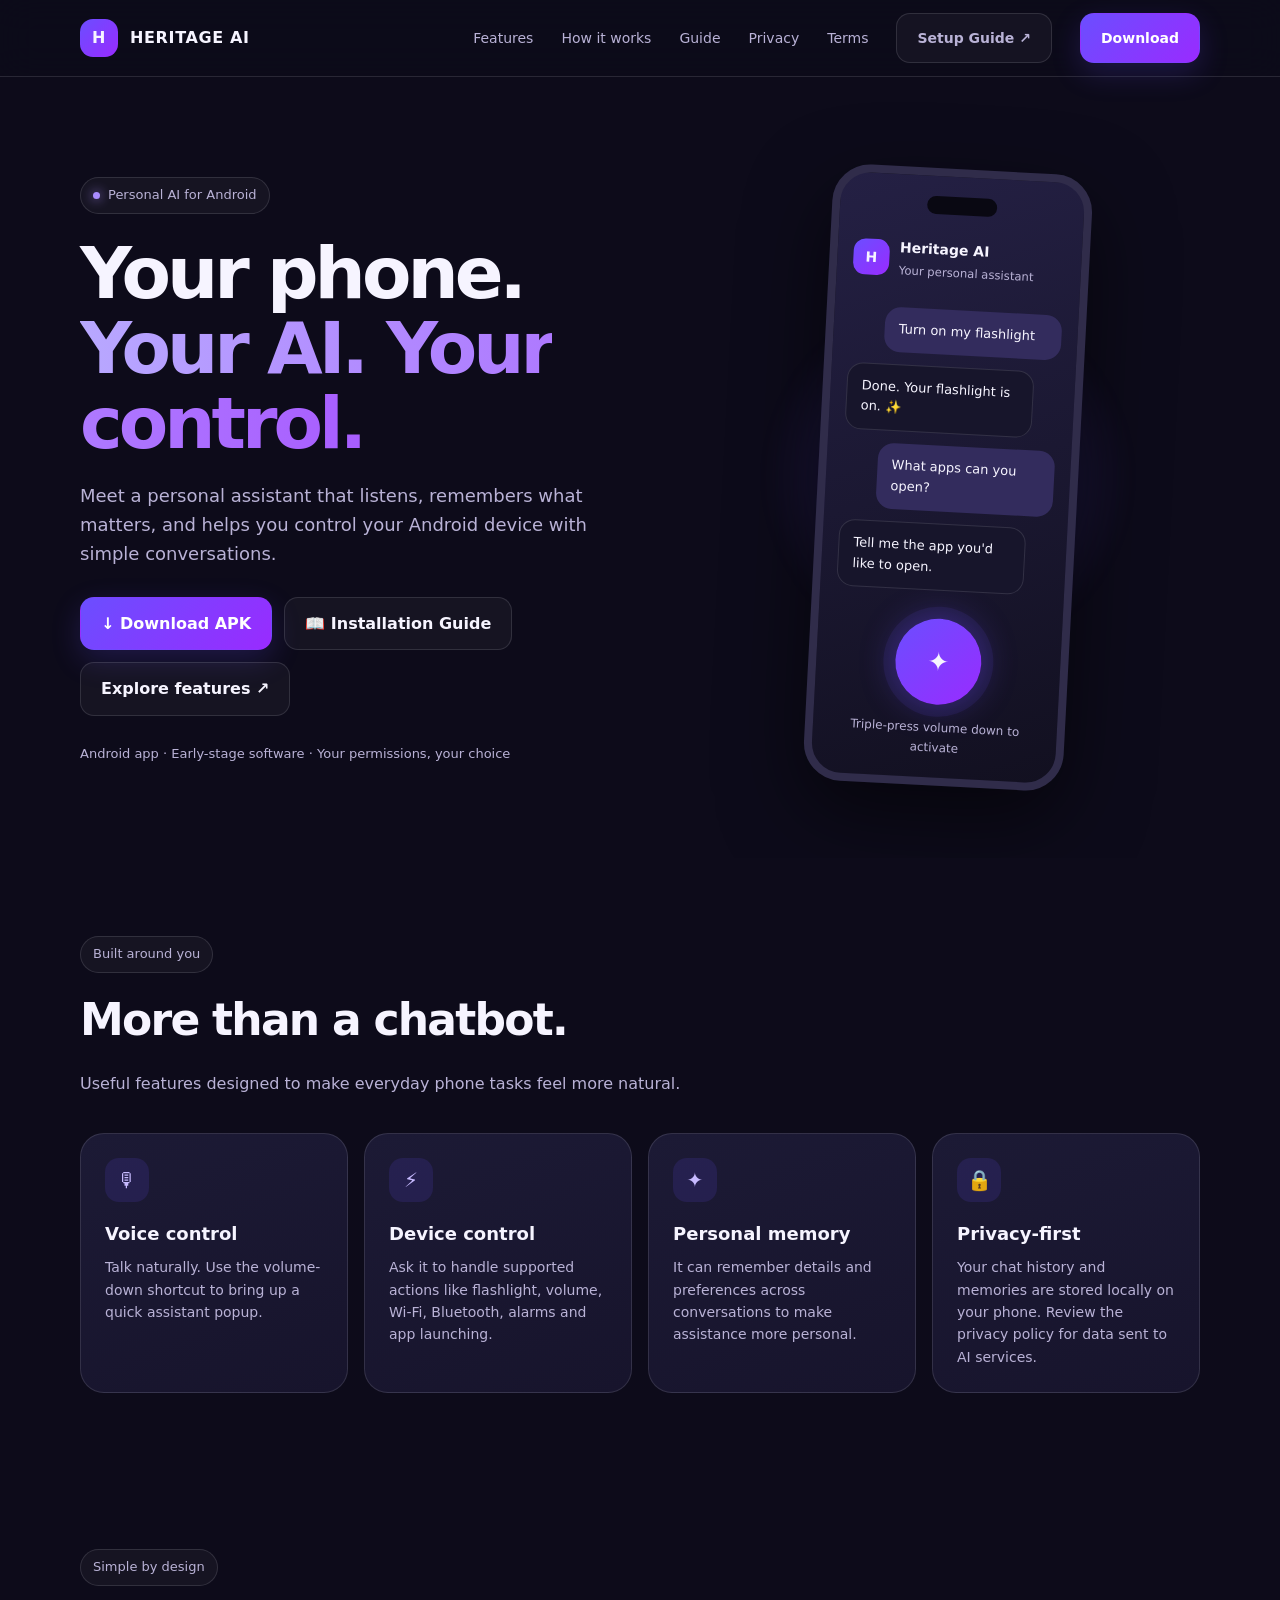
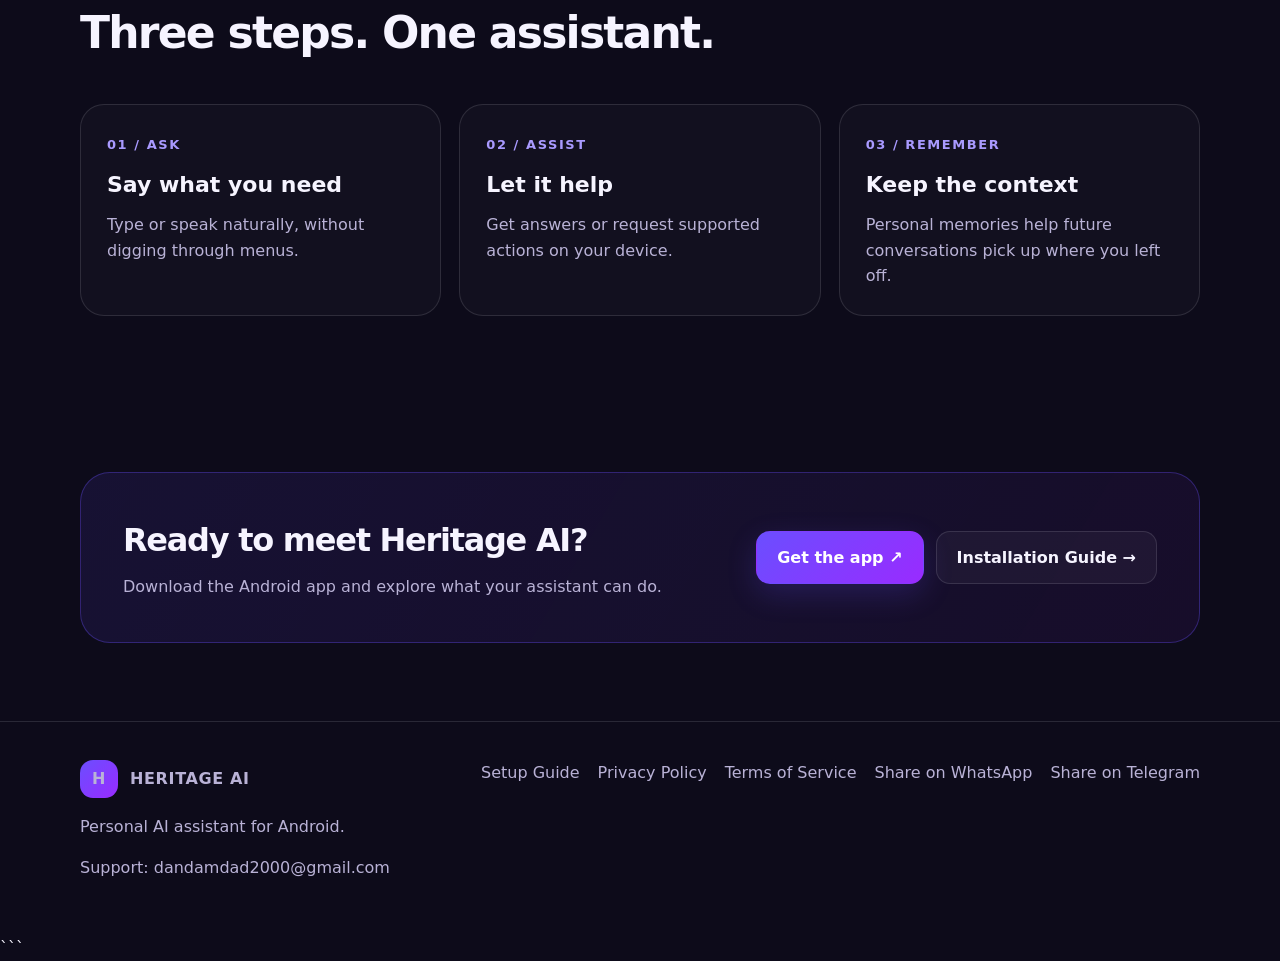
<file: index.html>
<!doctype html>
<html lang="en">
<head>
<meta charset="utf-8">
<meta name="viewport" content="width=device-width,initial-scale=1">
<title>Heritage AI | Your phone. Your AI. Your control.</title>
<link rel="stylesheet" href="styles.css">
</head>

<body>

<header class="nav">
  <div class="wrap nav-inner">
    <a class="brand" href="#">
      <span class="logo">H</span> HERITAGE AI
    </a>

    <nav class="links">
      <a href="#features">Features</a>
      <a href="#how">How it works</a>
      <a href="https://triple-d2000.github.io/HeritageAIWebsite/guide.html">Guide</a>
      <a href="privacy.html">Privacy</a>
      <a href="terms.html">Terms</a>
      <a class="btn secondary" href="https://triple-d2000.github.io/HeritageAIWebsite/guide.html">
        Setup Guide ↗
      </a>
      <a class="btn primary" href="https://drive.google.com/drive/folders/1VWOgBImkbATHKTiAeRcBCFybeDRAAS_S">
        Download
      </a>
    </nav>
  </div>
</header>

<main>

<section class="hero">
  <div class="wrap hero-grid">

    <div>
      <span class="eyebrow">
        <span class="dot"></span> Personal AI for Android
      </span>

      <h1>
        Your phone.<br>
        <span class="gradient">Your AI. Your control.</span>
      </h1>

      <p class="lead">
        Meet a personal assistant that listens, remembers what matters,
        and helps you control your Android device with simple conversations.
      </p>

      <div class="actions">
        <a class="btn primary" href="https://drive.google.com/drive/folders/1VWOgBImkbATHKTiAeRcBCFybeDRAAS_S">
          ↓ Download APK
        </a>

        <a class="btn secondary" href="https://triple-d2000.github.io/HeritageAIWebsite/guide.html">
          📖 Installation Guide
        </a>

        <a class="btn secondary" href="#features">
          Explore features ↗
        </a>
      </div>

      <p class="mini">
        Android app · Early-stage software · Your permissions, your choice
      </p>
    </div>

    <div class="visual">
      <div class="glow"></div>

      <div class="phone">
        <div class="phone-top"></div>

        <div class="app-head">
          <span class="app-icon">H</span>
          <span>
            Heritage AI<br>
            <small style="color:var(--muted);font-weight:400">
              Your personal assistant
            </small>
          </span>
        </div>

        <div class="chat">
          <div class="bubble user">Turn on my flashlight</div>
          <div class="bubble ai">Done. Your flashlight is on. ✨</div>
          <div class="bubble user">What apps can you open?</div>
          <div class="bubble ai">Tell me the app you'd like to open.</div>
        </div>

        <div class="voice">
          <span>✦</span>
        </div>

        <div class="phone-caption">
          Triple-press volume down to activate
        </div>
      </div>
    </div>

  </div>
</section>

<section class="section" id="features">
  <div class="wrap">

    <div class="section-head">
      <span class="eyebrow">Built around you</span>
      <h2>More than a chatbot.</h2>
      <p>
        Useful features designed to make everyday phone tasks feel more natural.
      </p>
    </div>

    <div class="cards">

      <div class="card">
        <div class="icon">🎙</div>
        <h3>Voice control</h3>
        <p>
          Talk naturally. Use the volume-down shortcut to bring up
          a quick assistant popup.
        </p>
      </div>

      <div class="card">
        <div class="icon">⚡</div>
        <h3>Device control</h3>
        <p>
          Ask it to handle supported actions like flashlight, volume,
          Wi-Fi, Bluetooth, alarms and app launching.
        </p>
      </div>

      <div class="card">
        <div class="icon">✦</div>
        <h3>Personal memory</h3>
        <p>
          It can remember details and preferences across conversations
          to make assistance more personal.
        </p>
      </div>

      <div class="card">
        <div class="icon">🔒</div>
        <h3>Privacy-first</h3>
        <p>
          Your chat history and memories are stored locally on your phone.
          Review the privacy policy for data sent to AI services.
        </p>
      </div>

    </div>
  </div>
</section>

<section class="section" id="how">
  <div class="wrap">

    <div class="section-head">
      <span class="eyebrow">Simple by design</span>
      <h2>Three steps. One assistant.</h2>
    </div>

    <div class="steps">

      <div class="step">
        <span class="number">01 / ASK</span>
        <h3>Say what you need</h3>
        <p>
          Type or speak naturally, without digging through menus.
        </p>
      </div>

      <div class="step">
        <span class="number">02 / ASSIST</span>
        <h3>Let it help</h3>
        <p>
          Get answers or request supported actions on your device.
        </p>
      </div>

      <div class="step">
        <span class="number">03 / REMEMBER</span>
        <h3>Keep the context</h3>
        <p>
          Personal memories help future conversations pick up where
          you left off.
        </p>
      </div>

    </div>
  </div>
</section>

<section class="section">
  <div class="wrap">

    <div class="download">
      <div>
        <h2>Ready to meet Heritage AI?</h2>
        <p>
          Download the Android app and explore what your assistant can do.
        </p>
      </div>

      <div class="actions" style="margin:0">

        <a class="btn primary" href="https://drive.google.com/drive/folders/1VWOgBImkbATHKTiAeRcBCFybeDRAAS_S">
          Get the app ↗
        </a>

        <a class="btn secondary" href="https://triple-d2000.github.io/HeritageAIWebsite/guide.html">
          Installation Guide →
        </a>

      </div>
    </div>

  </div>
</section>

</main>

<footer class="footer">
  <div class="wrap footer-grid">

    <div>
      <a class="brand" href="#">
        <span class="logo">H</span> HERITAGE AI
      </a>

      <p>Personal AI assistant for Android.</p>

      <p>
        Support:
        <a href="mailto:dandamdad2000@gmail.com">
          dandamdad2000@gmail.com
        </a>
      </p>
    </div>

    <div class="foot-links">

      <a href="https://triple-d2000.github.io/HeritageAIWebsite/guide.html">
        Setup Guide
      </a>

      <a href="privacy.html">Privacy Policy</a>

      <a href="terms.html">Terms of Service</a>

      <a href="https://wa.me/?text=Download%20Heritage%20AI">
        Share on WhatsApp
      </a>

      <a href="https://t.me/share/url?url=https://drive.google.com/drive/folders/1VWOgBImkbATHKTiAeRcBCFybeDRAAS_S">
        Share on Telegram
      </a>

    </div>

  </div>
</footer>

</body>
</html>
```
</file>
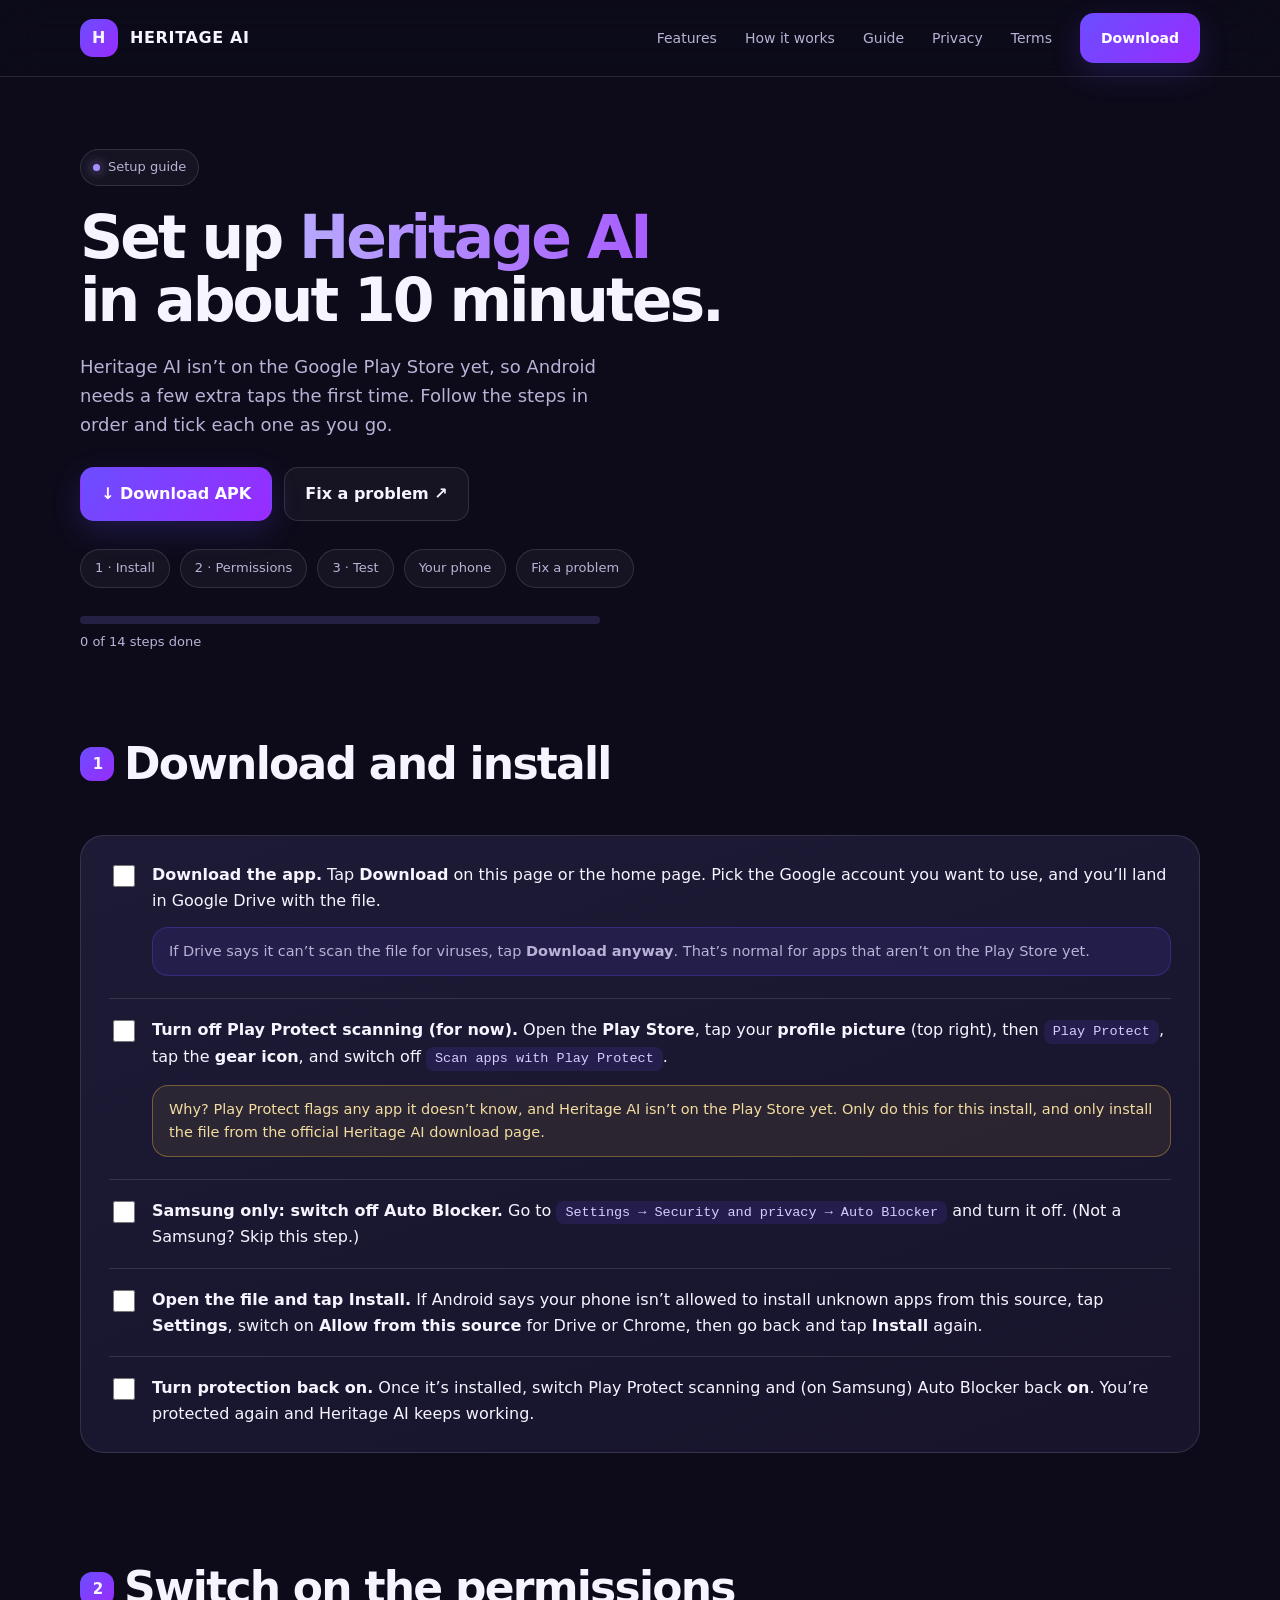
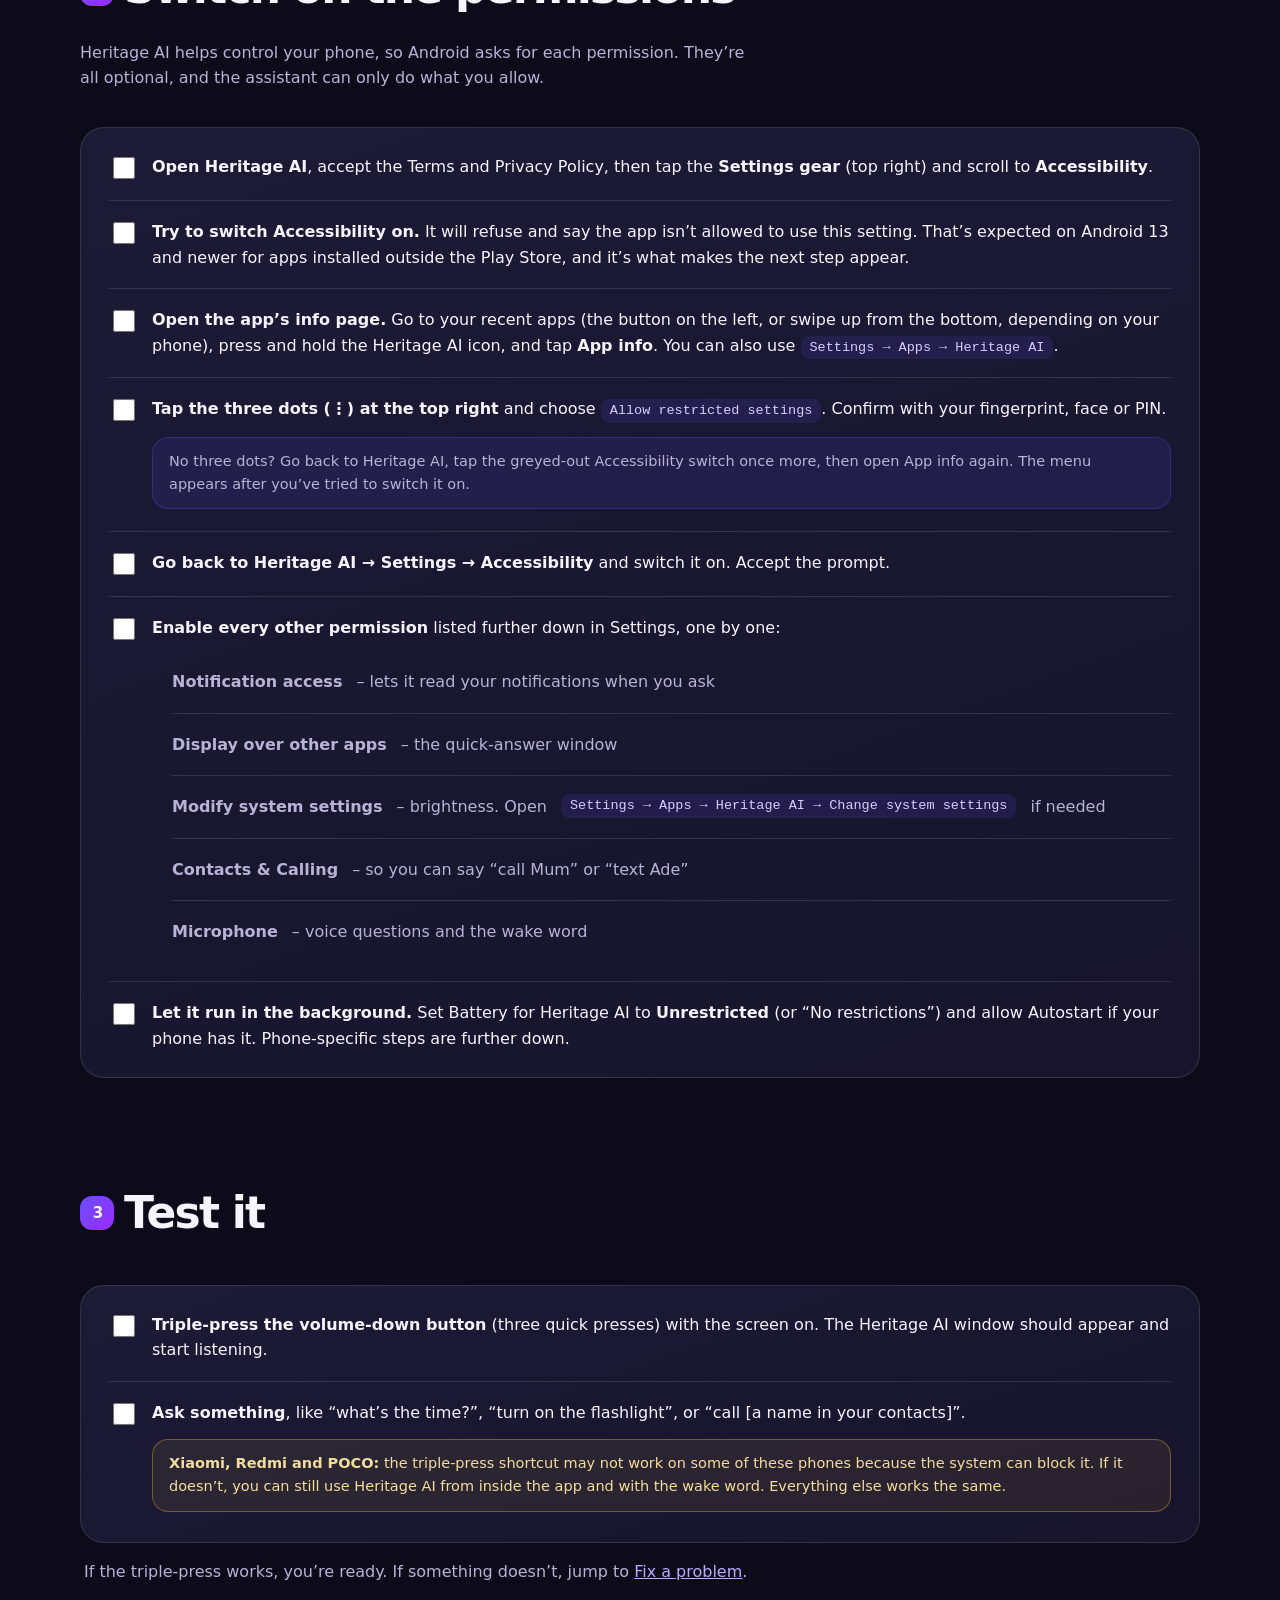
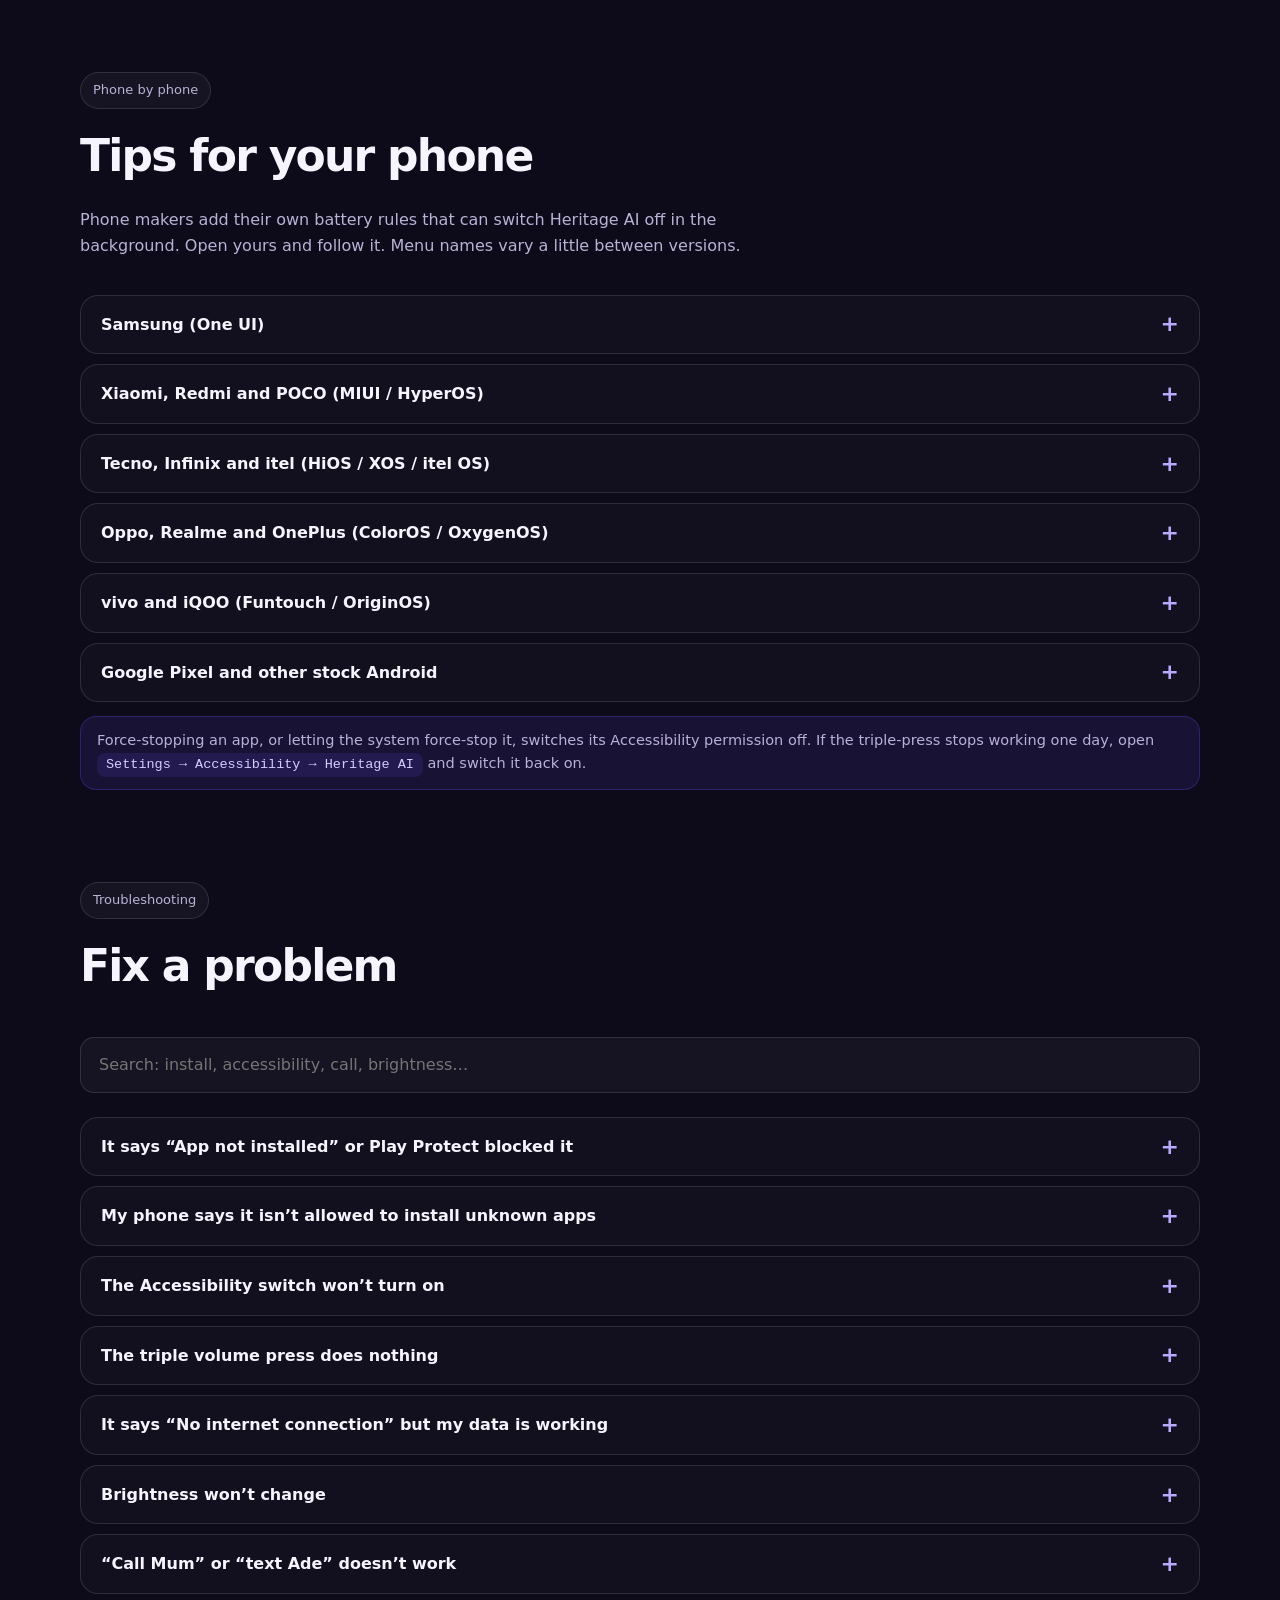
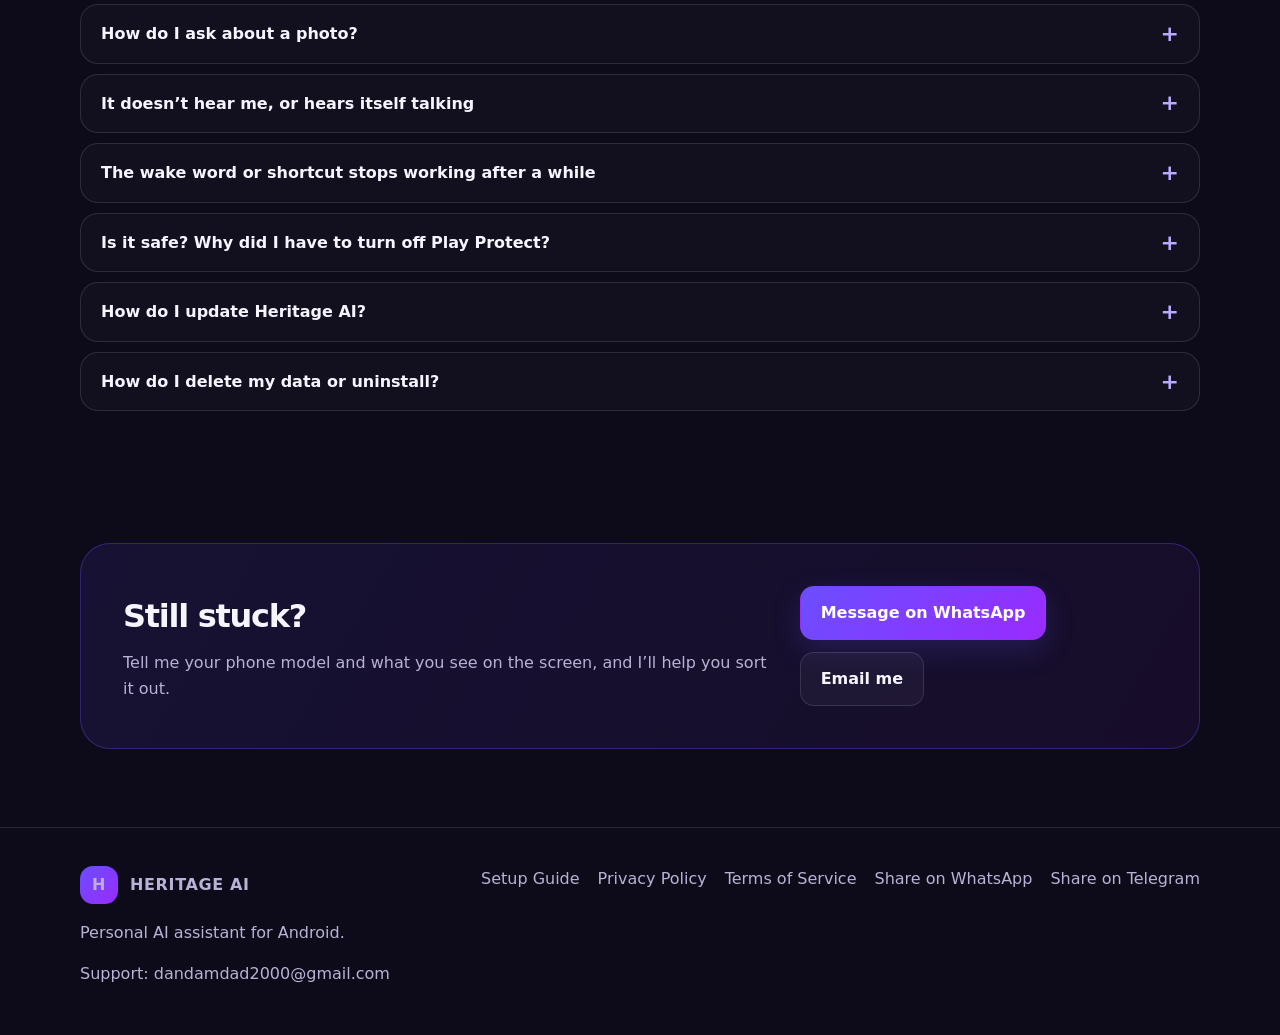
<file: guide.html>
<!doctype html>
<html lang="en">
<head>
<meta charset="utf-8">
<meta name="viewport" content="width=device-width,initial-scale=1">
<title>Setup Guide &amp; Help | Heritage AI</title>
<meta name="description" content="Install Heritage AI on Android, switch on every permission, and fix common problems on Samsung, Xiaomi, Poco, Tecno, Infinix, itel and more.">
<link rel="stylesheet" href="styles.css">
<style>
  .g-hero{padding:72px 0 20px}
  .g-hero h1{font-size:clamp(36px,5.2vw,60px);line-height:1.06;letter-spacing:-.05em;margin:20px 0}
  .pills{display:flex;flex-wrap:wrap;gap:10px;margin:24px 0 0}
  .pill{border:1px solid var(--line);background:rgba(255,255,255,.04);padding:8px 14px;border-radius:999px;font-size:13px;color:var(--muted);transition:.2s}
  .pill:hover{color:var(--text);border-color:#6b4eff88}
  .prog{margin-top:28px;max-width:520px}
  .gbar{height:8px;border-radius:99px;background:var(--surface2);overflow:hidden}
  .gbar i{display:block;height:100%;width:0;background:linear-gradient(90deg,var(--purple),var(--purple2));transition:width .3s}
  .pmeta{font-size:13px;color:var(--muted);margin-top:8px}
  .g-section{padding:44px 0}
  .sec-card{background:linear-gradient(160deg,var(--surface),#17142c);border:1px solid var(--line);border-radius:var(--radius);padding:8px 28px}
  .check{list-style:none;margin:0;padding:0}
  .check li{display:flex;gap:14px;align-items:flex-start;padding:18px 0;border-bottom:1px solid var(--line)}
  .check li:last-child{border-bottom:0}
  .check input{width:22px;height:22px;margin-top:3px;accent-color:#8a5bff;flex:none}
  .check label{flex:1;cursor:pointer}
  .check li.done label{color:var(--muted)}
  .check li.done label>strong:first-child{text-decoration:line-through}
  .check ul{margin:10px 0 0;padding-left:20px;color:var(--muted)}
  .path{display:inline-block;background:#6b4eff22;color:#d6ccff;border-radius:8px;padding:1px 9px;font-size:13.5px;font-family:ui-monospace,Menlo,Consolas,monospace}
  .note,.warn{border-radius:16px;padding:12px 16px;margin:14px 0 4px;font-size:14.5px}
  .note{background:rgba(107,78,255,.12);border:1px solid #6b4eff44;color:var(--muted)}
  .warn{background:rgba(255,196,64,.08);border:1px solid rgba(255,196,64,.35);color:#f3dca0}
  .stepno{display:inline-grid;place-items:center;width:34px;height:34px;border-radius:12px;background:linear-gradient(135deg,var(--purple),var(--purple2));font-weight:800;font-size:15px;margin-right:10px;vertical-align:middle}
  .g-section .section-head h2{display:flex;align-items:center}
  details{border:1px solid var(--line);border-radius:18px;background:rgba(255,255,255,.025);margin:10px 0}
  summary{cursor:pointer;list-style:none;padding:16px 20px;font-weight:700;display:flex;align-items:center;gap:12px}
  summary::-webkit-details-marker{display:none}
  summary::after{content:"+";margin-left:auto;color:#b9aaff;font-size:22px;line-height:1}
  details[open] summary::after{content:"–"}
  details>div{padding:0 20px 16px;color:var(--muted)}
  details ul,details ol{padding-left:22px;margin:8px 0}
  details li{margin:4px 0}
  #q{width:100%;padding:14px 18px;border-radius:14px;border:1px solid var(--line);background:rgba(255,255,255,.04);color:var(--text);font:inherit;margin:0 0 14px}
  #q:focus{outline:2px solid #6b4eff88;outline-offset:2px}
  #nores{display:none;color:var(--muted);padding:6px 4px}
  .g-section a.inline{color:#b9aaff;text-decoration:underline}
  @media(max-width:560px){.g-hero{padding:48px 0 12px}.sec-card{padding:4px 16px}.g-section{padding:34px 0}}
  @media(prefers-reduced-motion:reduce){html{scroll-behavior:auto}.gbar i,.btn,.pill{transition:none}}
</style>
</head>
<body>
<header class="nav"><div class="wrap nav-inner"><a class="brand" href="index.html"><span class="logo">H</span> HERITAGE AI</a><nav class="links"><a href="index.html#features">Features</a><a href="index.html#how">How it works</a><a href="guide.html">Guide</a><a href="privacy.html">Privacy</a><a href="terms.html">Terms</a><a class="btn primary" href="https://drive.google.com/drive/folders/1VWOgBImkbATHKTiAeRcBCFybeDRAAS_S">Download</a></nav></div></header>

<main>
<section class="g-hero"><div class="wrap">
  <span class="eyebrow"><span class="dot"></span> Setup guide</span>
  <h1>Set up <span class="gradient">Heritage AI</span><br>in about 10 minutes.</h1>
  <p class="lead">Heritage AI isn’t on the Google Play Store yet, so Android needs a few extra taps the first time. Follow the steps in order and tick each one as you go.</p>
  <div class="actions"><a class="btn primary" href="https://drive.google.com/drive/folders/1VWOgBImkbATHKTiAeRcBCFybeDRAAS_S">↓ Download APK</a><a class="btn secondary" href="#faq">Fix a problem ↗</a></div>
  <div class="pills"><a class="pill" href="#install">1 · Install</a><a class="pill" href="#permissions">2 · Permissions</a><a class="pill" href="#test">3 · Test</a><a class="pill" href="#phones">Your phone</a><a class="pill" href="#faq">Fix a problem</a></div>
  <div class="prog"><div class="gbar"><i id="bar"></i></div><div class="pmeta" id="pmeta">0 of 0 steps done</div></div>
</div></section>

<section class="g-section" id="install"><div class="wrap">
  <div class="section-head"><h2><span class="stepno">1</span>Download and install</h2></div>
  <div class="sec-card"><ol class="check">
    <li><input type="checkbox" id="s1"><label for="s1"><strong>Download the app.</strong> Tap <strong>Download</strong> on this page or the home page. Pick the Google account you want to use, and you’ll land in Google Drive with the file.
      <div class="note">If Drive says it can’t scan the file for viruses, tap <strong>Download anyway</strong>. That’s normal for apps that aren’t on the Play Store yet.</div></label></li>
    <li><input type="checkbox" id="s2"><label for="s2"><strong>Turn off Play Protect scanning (for now).</strong> Open the <strong>Play Store</strong>, tap your <strong>profile picture</strong> (top right), then <span class="path">Play Protect</span>, tap the <strong>gear icon</strong>, and switch off <span class="path">Scan apps with Play Protect</span>.
      <div class="warn">Why? Play Protect flags any app it doesn’t know, and Heritage AI isn’t on the Play Store yet. Only do this for this install, and only install the file from the official Heritage AI download page.</div></label></li>
    <li><input type="checkbox" id="s3"><label for="s3"><strong>Samsung only: switch off Auto Blocker.</strong> Go to <span class="path">Settings → Security and privacy → Auto Blocker</span> and turn it off. (Not a Samsung? Skip this step.)</label></li>
    <li><input type="checkbox" id="s4"><label for="s4"><strong>Open the file and tap Install.</strong> If Android says your phone isn’t allowed to install unknown apps from this source, tap <strong>Settings</strong>, switch on <strong>Allow from this source</strong> for Drive or Chrome, then go back and tap <strong>Install</strong> again.</label></li>
    <li><input type="checkbox" id="s5"><label for="s5"><strong>Turn protection back on.</strong> Once it’s installed, switch Play Protect scanning and (on Samsung) Auto Blocker back <strong>on</strong>. You’re protected again and Heritage AI keeps working.</label></li>
  </ol></div>
</div></section>

<section class="g-section" id="permissions"><div class="wrap">
  <div class="section-head"><h2><span class="stepno">2</span>Switch on the permissions</h2><p>Heritage AI helps control your phone, so Android asks for each permission. They’re all optional, and the assistant can only do what you allow.</p></div>
  <div class="sec-card"><ol class="check">
    <li><input type="checkbox" id="p1"><label for="p1"><strong>Open Heritage AI</strong>, accept the Terms and Privacy Policy, then tap the <strong>Settings gear</strong> (top right) and scroll to <strong>Accessibility</strong>.</label></li>
    <li><input type="checkbox" id="p2"><label for="p2"><strong>Try to switch Accessibility on.</strong> It will refuse and say the app isn’t allowed to use this setting. That’s expected on Android 13 and newer for apps installed outside the Play Store, and it’s what makes the next step appear.</label></li>
    <li><input type="checkbox" id="p3"><label for="p3"><strong>Open the app’s info page.</strong> Go to your recent apps (the button on the left, or swipe up from the bottom, depending on your phone), press and hold the Heritage AI icon, and tap <strong>App info</strong>. You can also use <span class="path">Settings → Apps → Heritage AI</span>.</label></li>
    <li><input type="checkbox" id="p4"><label for="p4"><strong>Tap the three dots (⋮) at the top right</strong> and choose <span class="path">Allow restricted settings</span>. Confirm with your fingerprint, face or PIN.
      <div class="note">No three dots? Go back to Heritage AI, tap the greyed-out Accessibility switch once more, then open App info again. The menu appears after you’ve tried to switch it on.</div></label></li>
    <li><input type="checkbox" id="p5"><label for="p5"><strong>Go back to Heritage AI → Settings → Accessibility</strong> and switch it on. Accept the prompt.</label></li>
    <li><input type="checkbox" id="p6"><label for="p6"><strong>Enable every other permission</strong> listed further down in Settings, one by one:
      <ul>
        <li><strong>Notification access</strong> – lets it read your notifications when you ask</li>
        <li><strong>Display over other apps</strong> – the quick-answer window</li>
        <li><strong>Modify system settings</strong> – brightness. Open <span class="path">Settings → Apps → Heritage AI → Change system settings</span> if needed</li>
        <li><strong>Contacts &amp; Calling</strong> – so you can say “call Mum” or “text Ade”</li>
        <li><strong>Microphone</strong> – voice questions and the wake word</li>
      </ul></label></li>
    <li><input type="checkbox" id="p7"><label for="p7"><strong>Let it run in the background.</strong> Set Battery for Heritage AI to <strong>Unrestricted</strong> (or “No restrictions”) and allow Autostart if your phone has it. Phone-specific steps are further down.</label></li>
  </ol></div>
</div></section>

<section class="g-section" id="test"><div class="wrap">
  <div class="section-head"><h2><span class="stepno">3</span>Test it</h2></div>
  <div class="sec-card"><ol class="check">
    <li><input type="checkbox" id="t1"><label for="t1"><strong>Triple-press the volume-down button</strong> (three quick presses) with the screen on. The Heritage AI window should appear and start listening.</label></li>
    <li><input type="checkbox" id="t2"><label for="t2"><strong>Ask something</strong>, like “what’s the time?”, “turn on the flashlight”, or “call [a name in your contacts]”.
      <div class="warn"><strong>Xiaomi, Redmi and POCO:</strong> the triple-press shortcut may not work on some of these phones because the system can block it. If it doesn’t, you can still use Heritage AI from inside the app and with the wake word. Everything else works the same.</div></label></li>
  </ol></div>
  <p style="color:var(--muted);margin:16px 4px 0">If the triple-press works, you’re ready. If something doesn’t, jump to <a class="inline" href="#faq">Fix a problem</a>.</p>
</div></section>

<section class="g-section" id="phones"><div class="wrap">
  <div class="section-head"><span class="eyebrow">Phone by phone</span><h2>Tips for your phone</h2><p>Phone makers add their own battery rules that can switch Heritage AI off in the background. Open yours and follow it. Menu names vary a little between versions.</p></div>

  <details><summary>Samsung (One UI)</summary><div><ul>
    <li>Switch <strong>Auto Blocker</strong> off while installing: <span class="path">Settings → Security and privacy → Auto Blocker</span>. Turn it on again afterwards.</li>
    <li><span class="path">Settings → Apps → Heritage AI → Battery → Unrestricted</span>.</li>
    <li><span class="path">Settings → Battery → Background usage limits</span>: remove Heritage AI from “Sleeping apps” and “Deep sleeping apps”.</li></ul></div></details>

  <details><summary>Xiaomi, Redmi and POCO (MIUI / HyperOS)</summary><div><ul>
    <li><span class="path">Settings → Apps → Manage apps → Heritage AI → Autostart</span>: <strong>on</strong>.</li>
    <li>Same page, <span class="path">Battery saver → No restrictions</span>.</li>
    <li>Open recent apps, press and hold the Heritage AI card and tap the <strong>lock</strong> icon so it isn’t cleaned.</li>
    <li>In <span class="path">Other permissions</span> allow <strong>Display pop-up windows while running in the background</strong> and <strong>Show on lock screen</strong>.</li>
    <li>The volume triple-press can be blocked on some versions. Use the in-app mic or wake word if so.</li></ul></div></details>

  <details><summary>Tecno, Infinix and itel (HiOS / XOS / itel OS)</summary><div><ul>
    <li>Open <span class="path">Settings → Apps → Heritage AI → Battery</span> and choose <strong>No restrictions</strong> or <strong>Unrestricted</strong>.</li>
    <li>Look in Settings (or the phone-manager app) for <strong>Auto-start</strong> or <strong>Background activity</strong> and allow Heritage AI.</li>
    <li>In recent apps, <strong>lock</strong> Heritage AI so it isn’t closed to free memory.</li>
    <li>Menus differ slightly between models. If you get stuck, message me your phone model.</li></ul></div></details>

  <details><summary>Oppo, Realme and OnePlus (ColorOS / OxygenOS)</summary><div><ul>
    <li><span class="path">Settings → Battery → App battery management → Heritage AI</span>: allow <strong>background activity</strong> and <strong>auto launch</strong>; turn off sleep or deep sleep for it.</li>
    <li>Lock the app in recent apps.</li></ul></div></details>

  <details><summary>vivo and iQOO (Funtouch / OriginOS)</summary><div><ul>
    <li><span class="path">Settings → Battery → Background power consumption management → Heritage AI → Allow</span>.</li>
    <li><span class="path">Settings → Apps → Autostart</span>: enable Heritage AI.</li></ul></div></details>

  <details><summary>Google Pixel and other stock Android</summary><div><ul>
    <li><span class="path">Settings → Apps → Heritage AI → App battery usage → Unrestricted</span>.</li></ul></div></details>

  <div class="note">Force-stopping an app, or letting the system force-stop it, switches its Accessibility permission off. If the triple-press stops working one day, open <span class="path">Settings → Accessibility → Heritage AI</span> and switch it back on.</div>
</div></section>

<section class="g-section" id="faq"><div class="wrap">
  <div class="section-head"><span class="eyebrow">Troubleshooting</span><h2>Fix a problem</h2></div>
  <input id="q" type="search" placeholder="Search: install, accessibility, call, brightness…" aria-label="Search the help topics" autocomplete="off">
  <div id="faqlist">

    <details><summary>It says “App not installed” or Play Protect blocked it</summary><div><ul>
      <li>Switch off <span class="path">Scan apps with Play Protect</span> (Play Store → profile → Play Protect → gear), then install again.</li>
      <li>On Samsung, also switch off <strong>Auto Blocker</strong>.</li>
      <li>If it says the app <strong>conflicts with an existing package</strong>, uninstall the old Heritage AI first and then install the new one. Your chats on the old version will be removed.</li>
      <li>Make sure the file finished downloading. A very small or partial file will fail.</li></ul></div></details>

    <details><summary>My phone says it isn’t allowed to install unknown apps</summary><div>Tap <strong>Settings</strong> on that message and switch on <strong>Allow from this source</strong> for Google Drive or Chrome (whichever opened the file). Then go back and tap <strong>Install</strong>. You can also find it at <span class="path">Settings → Apps → Special access → Install unknown apps</span>.</div></details>

    <details><summary>The Accessibility switch won’t turn on</summary><div>This is Android’s “restricted settings” protection for apps installed outside the Play Store. Open <span class="path">Settings → Apps → Heritage AI</span>, tap <strong>⋮</strong> (top right), choose <strong>Allow restricted settings</strong>, confirm with your fingerprint or PIN, then try again. If the three dots aren’t there, tap the greyed-out switch inside the app once first and look again.</div></details>

    <details><summary>The triple volume press does nothing</summary><div><ul>
      <li>Check that <strong>Accessibility → Heritage AI</strong> is switched on.</li>
      <li>Set battery to <strong>Unrestricted</strong> and lock the app in recent apps (see your phone’s tips above).</li>
      <li>Press quickly, three times, with the screen on.</li>
      <li>Switch Accessibility off and on again, then retry.</li>
      <li>On some Xiaomi, Redmi and POCO phones the system blocks this shortcut. Use the in-app mic or the wake word instead.</li></ul></div></details>

    <details><summary>It says “No internet connection” but my data is working</summary><div><ul>
      <li>Make sure you have the <strong>latest version</strong> of Heritage AI from the download page. Older versions can fail to connect.</li>
      <li>Try another network (Wi-Fi or mobile data).</li>
      <li>Open <span class="path">Settings → Network → Private DNS</span> and set it to <strong>Automatic</strong> (or <span class="path">dns.google</span>), then try again.</li></ul></div></details>

    <details><summary>Brightness won’t change</summary><div>Open <span class="path">Settings → Apps → Heritage AI → Change system settings</span> and switch <strong>Allow permission</strong> on. If it’s greyed out, use <strong>Allow restricted settings</strong> from the three-dot menu first (see the Accessibility steps), then try again. Say a number, like “set brightness to 40”.</div></details>

    <details><summary>“Call Mum” or “text Ade” doesn’t work</summary><div><ul>
      <li>In Heritage AI go to Settings, tap <strong>Contacts &amp; Calling</strong> and allow both permissions.</li>
      <li>Say the name the way it’s saved in your contacts. If two people match, Heritage will ask which one.</li>
      <li>Texts open your messages app with the message already typed. Tap <strong>Send</strong> to confirm.</li>
      <li>If the name isn’t an exact match, Heritage opens the dialer instead of calling straight away, so you can check the number.</li></ul></div></details>

    <details><summary>How do I ask about a photo?</summary><div><ul>
      <li>In the chat, tap the <strong>photo icon</strong> to the left of the message box and choose <strong>Take a photo</strong> or <strong>Choose from gallery</strong>.</li>
      <li>Add a question (or leave it empty and tap send) and Heritage AI will describe the photo and read any text in it.</li>
      <li>Photos need an internet connection, and only the photo you attach is sent. It is shrunk first to save data.</li>
      <li>If “Take a photo” does nothing, allow the <strong>Camera</strong> permission when asked.</li></ul></div></details>

    <details><summary>It doesn’t hear me, or hears itself talking</summary><div><ul>
      <li>Allow the <strong>Microphone</strong> permission.</li>
      <li>Speak close to the phone in a quiet place.</li>
      <li>Press the mic or triple-press again while it’s talking. It will stop speaking and start listening.</li></ul></div></details>

    <details><summary>The wake word or shortcut stops working after a while</summary><div>Your phone is closing the app to save battery. Set Battery to <strong>Unrestricted</strong>, allow <strong>Autostart</strong>, and lock the app in recent apps. See the tips for your phone above.</div></details>

    <details><summary>Is it safe? Why did I have to turn off Play Protect?</summary><div>Heritage AI isn’t on the Google Play Store yet, so Play Protect doesn’t recognise it and warns about it. Turn it back on straight after installing, and only install the file from the official Heritage AI download page. Your chats are stored encrypted on your phone, your contact list is never uploaded, and you can erase everything any time in <span class="path">Settings → Legal &amp; Privacy → Delete all my data</span>. Read the <a class="inline" href="privacy.html">Privacy Policy</a> for details. When the app reaches the Play Store you won’t need any of these extra steps.</div></details>

    <details><summary>How do I update Heritage AI?</summary><div>Download the newest file from the download page and install it. If Android says it <strong>conflicts</strong> with the installed one, uninstall the old version first and install the new one.</div></details>

    <details><summary>How do I delete my data or uninstall?</summary><div>Open <span class="path">Heritage AI → Settings → Legal &amp; Privacy → Delete all my data</span> to erase your chats, memories and settings. Then uninstall like any other app.</div></details>

    <div id="nores">No match. Try other words, or message me below.</div>
  </div>
</div></section>

<section class="section"><div class="wrap"><div class="download"><div><h2>Still stuck?</h2><p>Tell me your phone model and what you see on the screen, and I’ll help you sort it out.</p></div><div class="actions" style="margin:0"><a class="btn primary" href="https://wa.me/2349169675460?text=Hi%2C%20I%20need%20help%20setting%20up%20Heritage%20AI" rel="noopener">Message on WhatsApp</a><a class="btn secondary" href="mailto:dandamdad2000@gmail.com">Email me</a></div></div></div></section>
</main>

<footer class="footer"><div class="wrap footer-grid"><div><a class="brand" href="index.html"><span class="logo">H</span> HERITAGE AI</a><p>Personal AI assistant for Android.</p><p>Support: <a href="mailto:dandamdad2000@gmail.com">dandamdad2000@gmail.com</a></p></div><div class="foot-links"><a href="guide.html">Setup Guide</a><a href="privacy.html">Privacy Policy</a><a href="terms.html">Terms of Service</a><a href="https://wa.me/?text=Download%20Heritage%20AI">Share on WhatsApp</a><a href="https://t.me/share/url?url=https://drive.google.com/drive/folders/1VWOgBImkbATHKTiAeRcBCFybeDRAAS_S">Share on Telegram</a></div></div></footer>

<script>
(function () {
  // ---- step checklist with progress (remembered on this device) ----
  var boxes = Array.prototype.slice.call(document.querySelectorAll(".check input[type=checkbox]"));
  var bar = document.getElementById("bar"), meta = document.getElementById("pmeta");
  function save() {
    try { localStorage.setItem("hg-steps", JSON.stringify(boxes.filter(function (b) { return b.checked; }).map(function (b) { return b.id; }))); } catch (e) {}
  }
  function paint() {
    var done = boxes.filter(function (b) { return b.checked; }).length;
    bar.style.width = (boxes.length ? Math.round(done / boxes.length * 100) : 0) + "%";
    meta.textContent = done + " of " + boxes.length + " steps done";
    boxes.forEach(function (b) { b.closest("li").classList.toggle("done", b.checked); });
  }
  try {
    var saved = JSON.parse(localStorage.getItem("hg-steps") || "[]");
    boxes.forEach(function (b) { if (saved.indexOf(b.id) > -1) b.checked = true; });
  } catch (e) {}
  boxes.forEach(function (b) { b.addEventListener("change", function () { save(); paint(); }); });
  paint();

  // ---- FAQ search ----
  var q = document.getElementById("q"), nores = document.getElementById("nores");
  var items = Array.prototype.slice.call(document.querySelectorAll("#faqlist details"));
  q.addEventListener("input", function () {
    var term = q.value.trim().toLowerCase(), shown = 0;
    items.forEach(function (d) {
      var hit = !term || d.textContent.toLowerCase().indexOf(term) > -1;
      d.style.display = hit ? "" : "none";
      if (hit) shown++;
    });
    nores.style.display = shown ? "none" : "block";
  });
})();
</script>
</body>
</html>
</file>
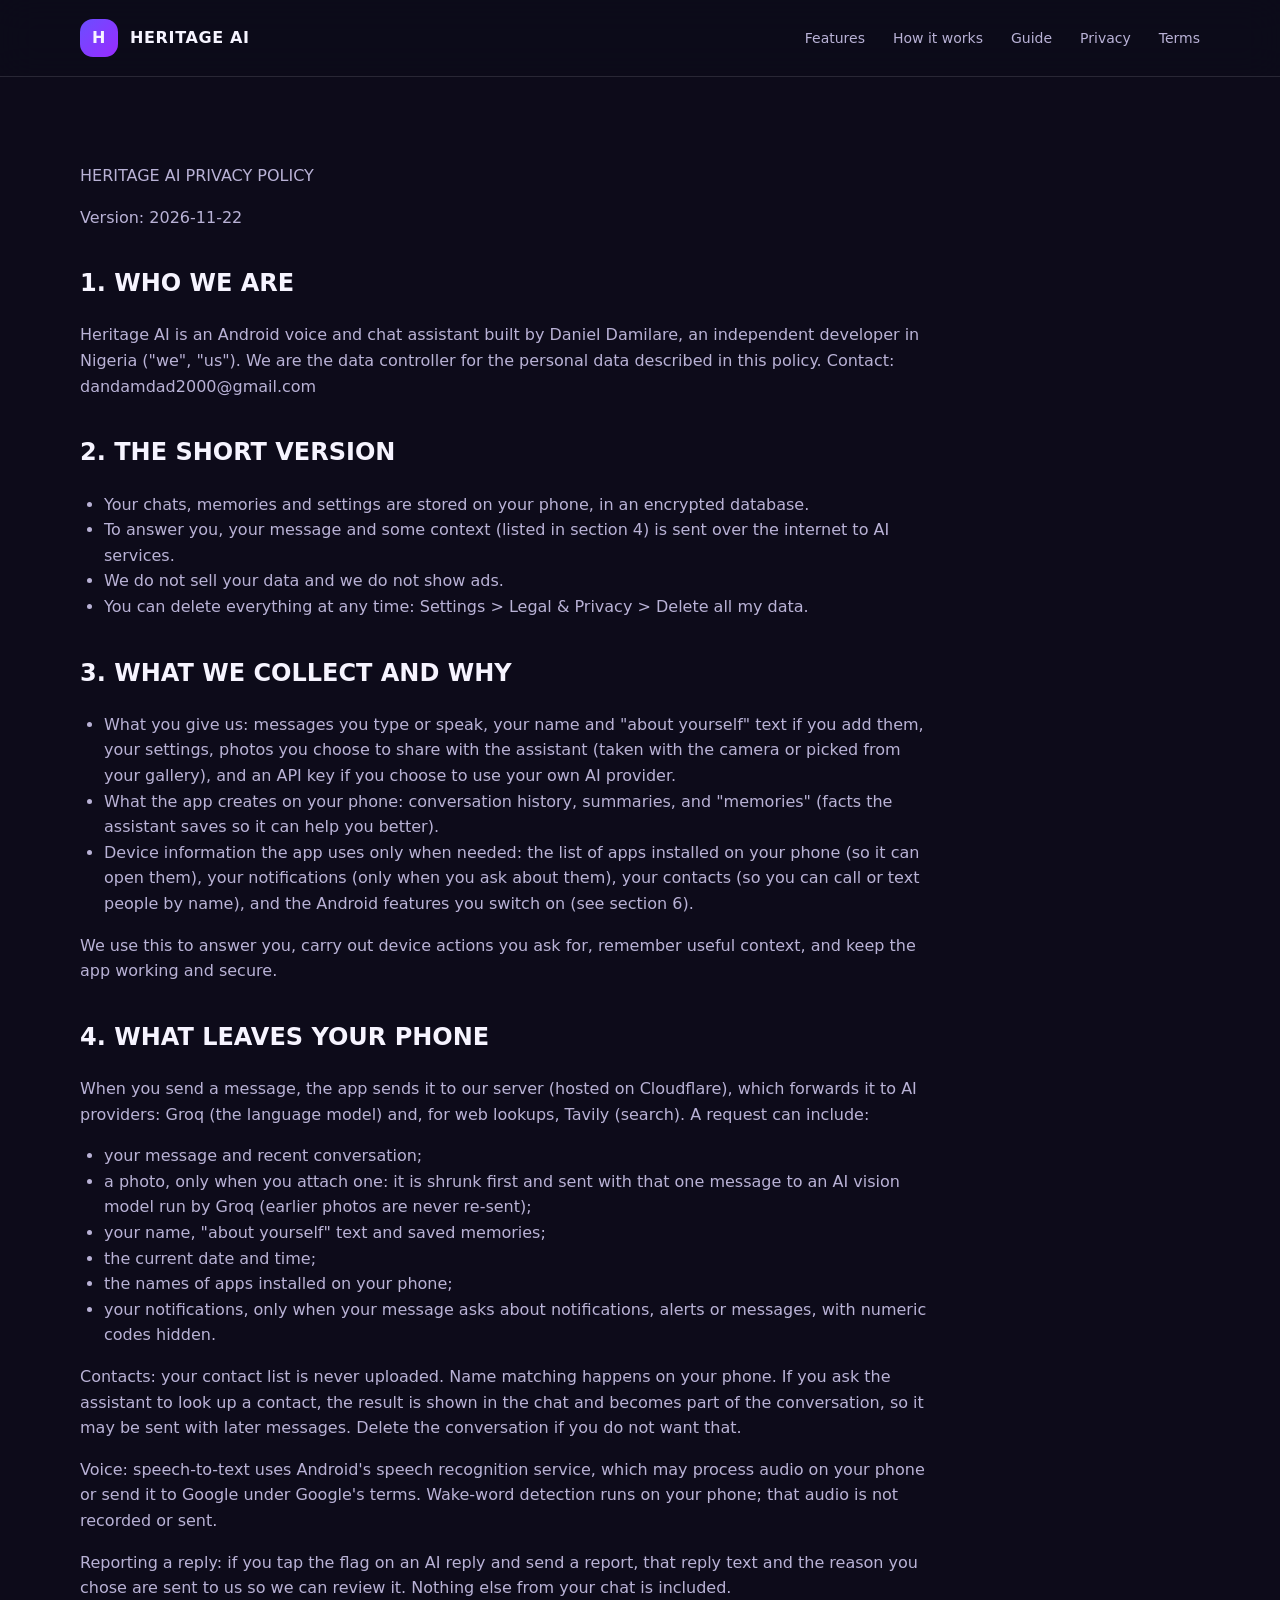
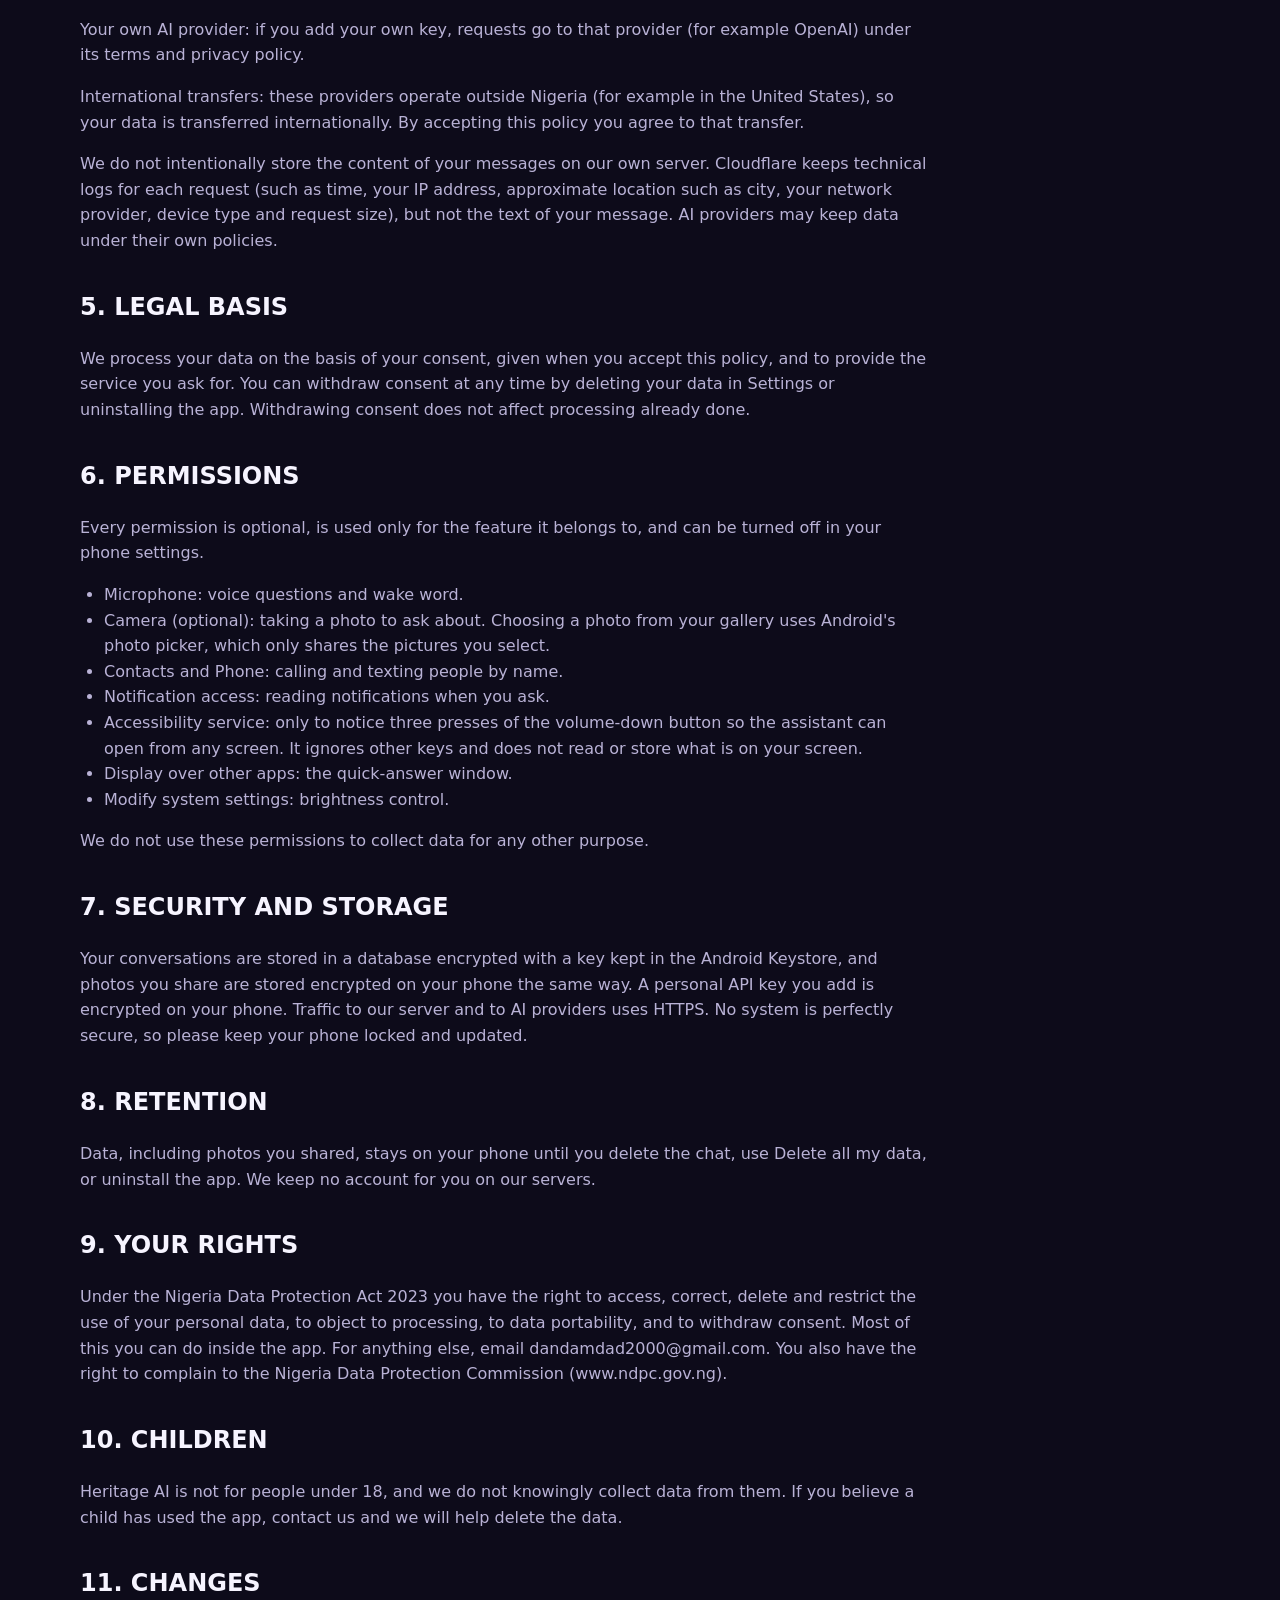
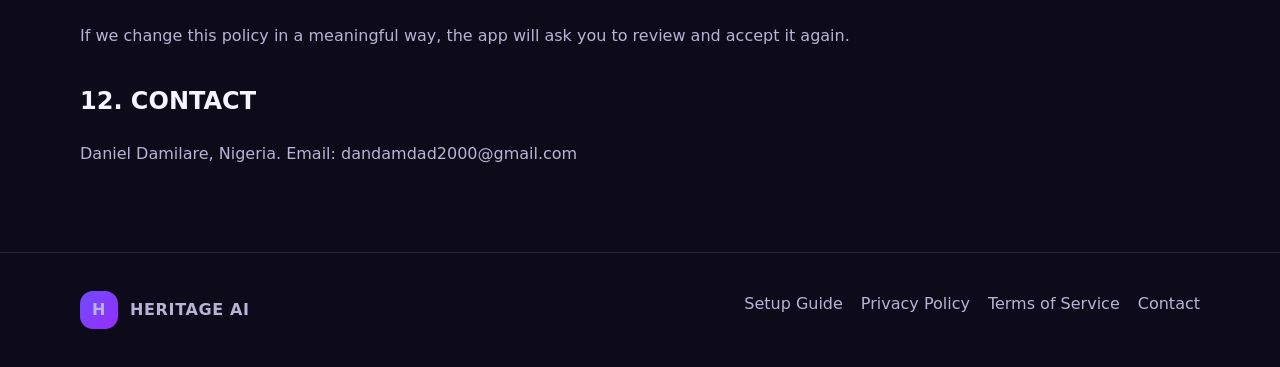
<file: privacy.html>
<!doctype html>
<html lang="en">
<head>
<meta charset="utf-8">
<meta name="viewport" content="width=device-width,initial-scale=1">
<title>Privacy Policy | Heritage AI</title>
<link rel="stylesheet" href="styles.css">
</head>
<body>
<header class="nav"><div class="wrap nav-inner"><a class="brand" href="index.html"><span class="logo">H</span> HERITAGE AI</a><nav class="links"><a href="index.html#features">Features</a><a href="index.html#how">How it works</a><a href="guide.html">Guide</a><a href="privacy.html">Privacy</a><a href="terms.html">Terms</a></nav></div></header>
<main class="legal"><div class="wrap"><article><p>HERITAGE AI PRIVACY POLICY</p>
<p>Version: 2026-11-22</p>
<h2>1. WHO WE ARE</h2>
<p>Heritage AI is an Android voice and chat assistant built by Daniel Damilare, an independent developer in Nigeria ("we", "us"). We are the data controller for the personal data described in this policy. Contact: dandamdad2000@gmail.com</p>
<h2>2. THE SHORT VERSION</h2>
<ul>
<li>Your chats, memories and settings are stored on your phone, in an encrypted database.</li>
<li>To answer you, your message and some context (listed in section 4) is sent over the internet to AI services.</li>
<li>We do not sell your data and we do not show ads.</li>
<li>You can delete everything at any time: Settings > Legal & Privacy > Delete all my data.</li>
</ul>
<h2>3. WHAT WE COLLECT AND WHY</h2>
<ul>
<li>What you give us: messages you type or speak, your name and "about yourself" text if you add them, your settings, photos you choose to share with the assistant (taken with the camera or picked from your gallery), and an API key if you choose to use your own AI provider.</li>
<li>What the app creates on your phone: conversation history, summaries, and "memories" (facts the assistant saves so it can help you better).</li>
<li>Device information the app uses only when needed: the list of apps installed on your phone (so it can open them), your notifications (only when you ask about them), your contacts (so you can call or text people by name), and the Android features you switch on (see section 6).</li>
</ul>
<p>We use this to answer you, carry out device actions you ask for, remember useful context, and keep the app working and secure.</p>
<h2>4. WHAT LEAVES YOUR PHONE</h2>
<p>When you send a message, the app sends it to our server (hosted on Cloudflare), which forwards it to AI providers: Groq (the language model) and, for web lookups, Tavily (search). A request can include:</p>
<ul>
<li>your message and recent conversation;</li>
<li>a photo, only when you attach one: it is shrunk first and sent with that one message to an AI vision model run by Groq (earlier photos are never re-sent);</li>
<li>your name, "about yourself" text and saved memories;</li>
<li>the current date and time;</li>
<li>the names of apps installed on your phone;</li>
<li>your notifications, only when your message asks about notifications, alerts or messages, with numeric codes hidden.</li>
</ul>
<p>Contacts: your contact list is never uploaded. Name matching happens on your phone. If you ask the assistant to look up a contact, the result is shown in the chat and becomes part of the conversation, so it may be sent with later messages. Delete the conversation if you do not want that.</p>
<p>Voice: speech-to-text uses Android's speech recognition service, which may process audio on your phone or send it to Google under Google's terms. Wake-word detection runs on your phone; that audio is not recorded or sent.</p>
<p>Reporting a reply: if you tap the flag on an AI reply and send a report, that reply text and the reason you chose are sent to us so we can review it. Nothing else from your chat is included.</p>
<p>Your own AI provider: if you add your own key, requests go to that provider (for example OpenAI) under its terms and privacy policy.</p>
<p>International transfers: these providers operate outside Nigeria (for example in the United States), so your data is transferred internationally. By accepting this policy you agree to that transfer.</p>
<p>We do not intentionally store the content of your messages on our own server. Cloudflare keeps technical logs for each request (such as time, your IP address, approximate location such as city, your network provider, device type and request size), but not the text of your message. AI providers may keep data under their own policies.</p>
<h2>5. LEGAL BASIS</h2>
<p>We process your data on the basis of your consent, given when you accept this policy, and to provide the service you ask for. You can withdraw consent at any time by deleting your data in Settings or uninstalling the app. Withdrawing consent does not affect processing already done.</p>
<h2>6. PERMISSIONS</h2>
<p>Every permission is optional, is used only for the feature it belongs to, and can be turned off in your phone settings.</p>
<ul>
<li>Microphone: voice questions and wake word.</li>
<li>Camera (optional): taking a photo to ask about. Choosing a photo from your gallery uses Android's photo picker, which only shares the pictures you select.</li>
<li>Contacts and Phone: calling and texting people by name.</li>
<li>Notification access: reading notifications when you ask.</li>
<li>Accessibility service: only to notice three presses of the volume-down button so the assistant can open from any screen. It ignores other keys and does not read or store what is on your screen.</li>
<li>Display over other apps: the quick-answer window.</li>
<li>Modify system settings: brightness control.</li>
</ul>
<p>We do not use these permissions to collect data for any other purpose.</p>
<h2>7. SECURITY AND STORAGE</h2>
<p>Your conversations are stored in a database encrypted with a key kept in the Android Keystore, and photos you share are stored encrypted on your phone the same way. A personal API key you add is encrypted on your phone. Traffic to our server and to AI providers uses HTTPS. No system is perfectly secure, so please keep your phone locked and updated.</p>
<h2>8. RETENTION</h2>
<p>Data, including photos you shared, stays on your phone until you delete the chat, use Delete all my data, or uninstall the app. We keep no account for you on our servers.</p>
<h2>9. YOUR RIGHTS</h2>
<p>Under the Nigeria Data Protection Act 2023 you have the right to access, correct, delete and restrict the use of your personal data, to object to processing, to data portability, and to withdraw consent. Most of this you can do inside the app. For anything else, email dandamdad2000@gmail.com. You also have the right to complain to the Nigeria Data Protection Commission (www.ndpc.gov.ng).</p>
<h2>10. CHILDREN</h2>
<p>Heritage AI is not for people under 18, and we do not knowingly collect data from them. If you believe a child has used the app, contact us and we will help delete the data.</p>
<h2>11. CHANGES</h2>
<p>If we change this policy in a meaningful way, the app will ask you to review and accept it again.</p>
<h2>12. CONTACT</h2>
<p>Daniel Damilare, Nigeria. Email: dandamdad2000@gmail.com</p></article></div></main>
<footer class="footer"><div class="wrap footer-grid"><a class="brand" href="index.html"><span class="logo">H</span> HERITAGE AI</a><div class="foot-links"><a href="guide.html">Setup Guide</a><a href="privacy.html">Privacy Policy</a><a href="terms.html">Terms of Service</a><a href="mailto:dandamdad2000@gmail.com">Contact</a></div></div></footer>
</body></html>
</file>
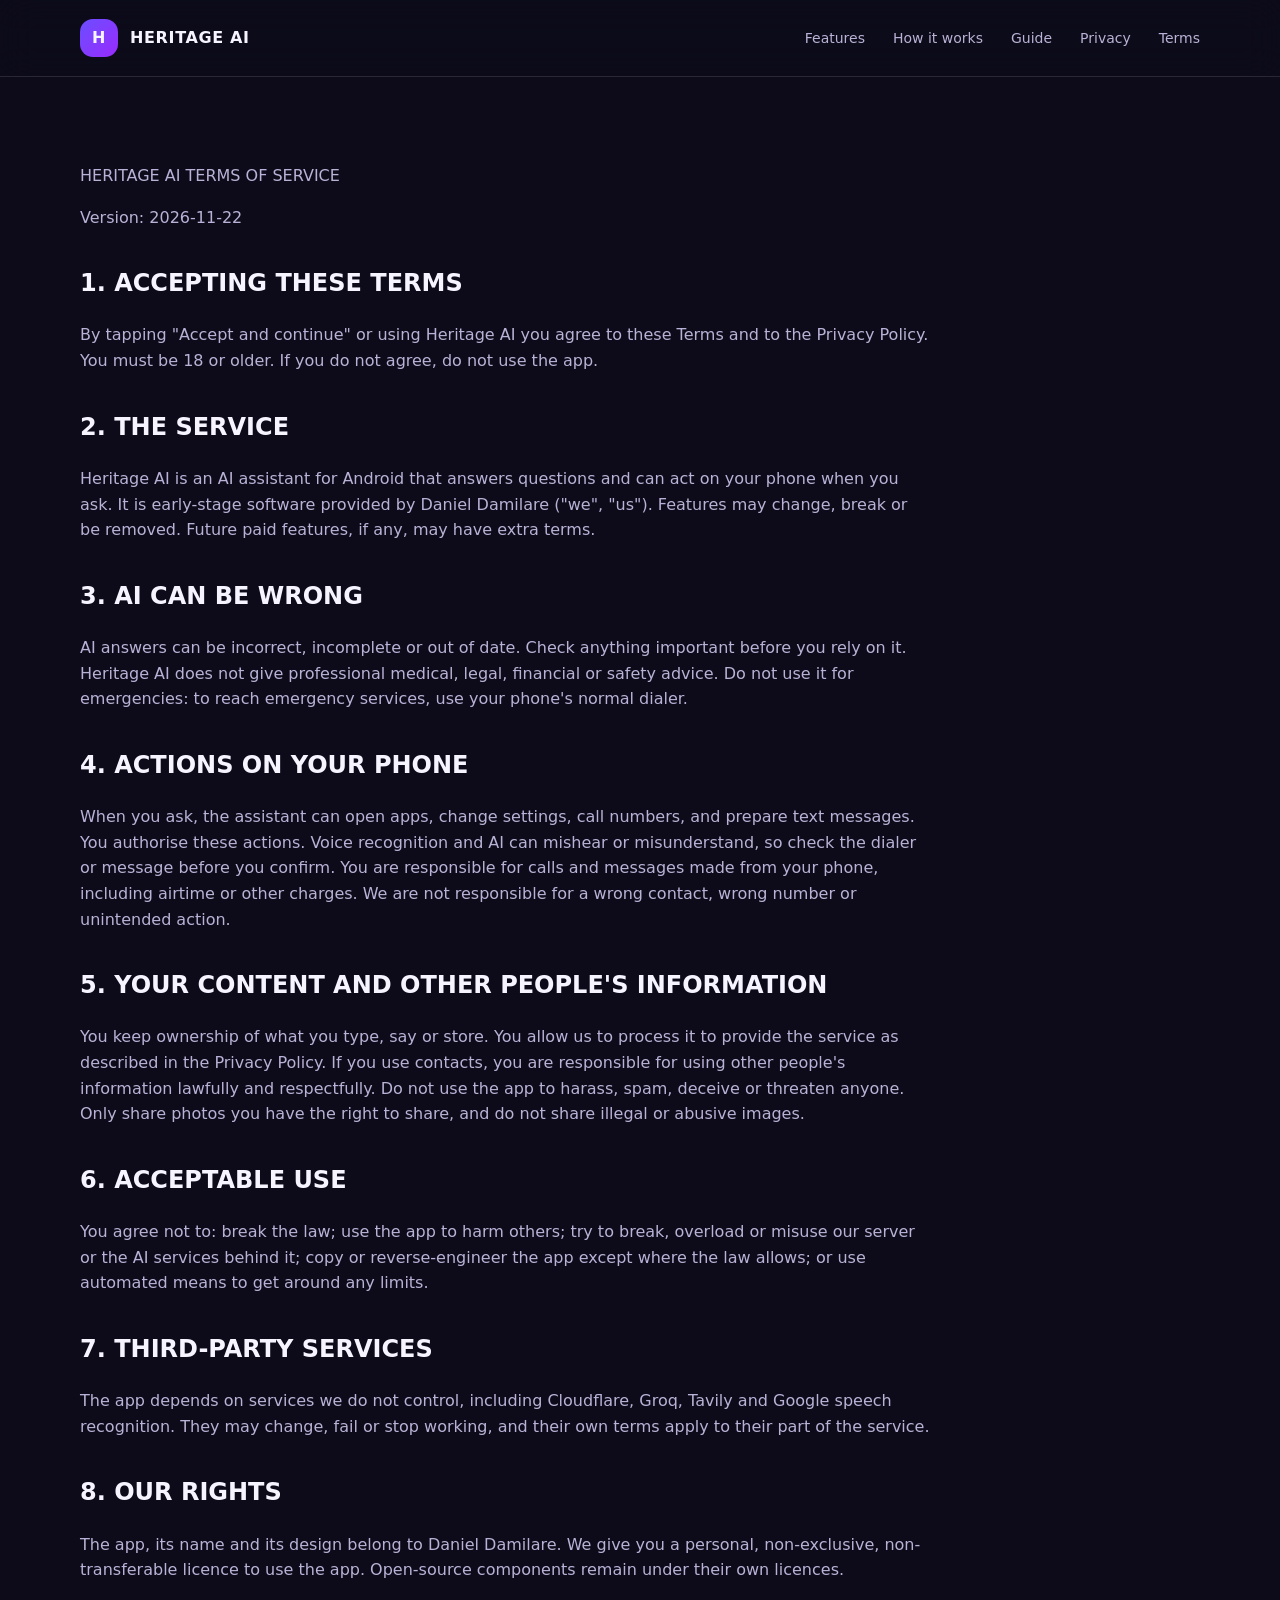
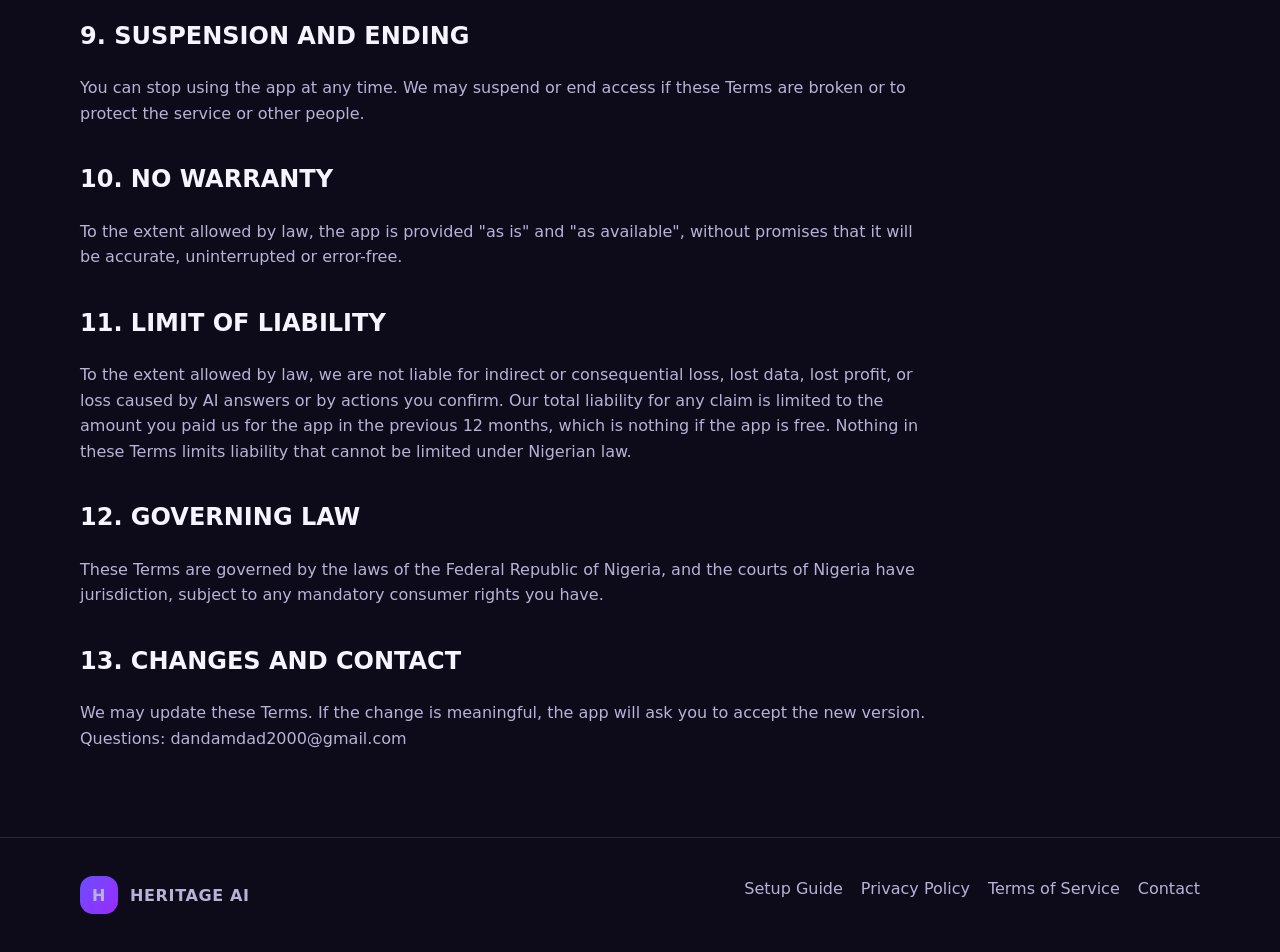
<file: terms.html>
<!doctype html>
<html lang="en">
<head>
<meta charset="utf-8">
<meta name="viewport" content="width=device-width,initial-scale=1">
<title>Terms of Service | Heritage AI</title>
<link rel="stylesheet" href="styles.css">
</head>
<body>
<header class="nav"><div class="wrap nav-inner"><a class="brand" href="index.html"><span class="logo">H</span> HERITAGE AI</a><nav class="links"><a href="index.html#features">Features</a><a href="index.html#how">How it works</a><a href="guide.html">Guide</a><a href="privacy.html">Privacy</a><a href="terms.html">Terms</a></nav></div></header>
<main class="legal"><div class="wrap"><article><p>HERITAGE AI TERMS OF SERVICE</p>
<p>Version: 2026-11-22</p>
<h2>1. ACCEPTING THESE TERMS</h2>
<p>By tapping "Accept and continue" or using Heritage AI you agree to these Terms and to the Privacy Policy. You must be 18 or older. If you do not agree, do not use the app.</p>
<h2>2. THE SERVICE</h2>
<p>Heritage AI is an AI assistant for Android that answers questions and can act on your phone when you ask. It is early-stage software provided by Daniel Damilare ("we", "us"). Features may change, break or be removed. Future paid features, if any, may have extra terms.</p>
<h2>3. AI CAN BE WRONG</h2>
<p>AI answers can be incorrect, incomplete or out of date. Check anything important before you rely on it. Heritage AI does not give professional medical, legal, financial or safety advice. Do not use it for emergencies: to reach emergency services, use your phone's normal dialer.</p>
<h2>4. ACTIONS ON YOUR PHONE</h2>
<p>When you ask, the assistant can open apps, change settings, call numbers, and prepare text messages. You authorise these actions. Voice recognition and AI can mishear or misunderstand, so check the dialer or message before you confirm. You are responsible for calls and messages made from your phone, including airtime or other charges. We are not responsible for a wrong contact, wrong number or unintended action.</p>
<h2>5. YOUR CONTENT AND OTHER PEOPLE'S INFORMATION</h2>
<p>You keep ownership of what you type, say or store. You allow us to process it to provide the service as described in the Privacy Policy. If you use contacts, you are responsible for using other people's information lawfully and respectfully. Do not use the app to harass, spam, deceive or threaten anyone. Only share photos you have the right to share, and do not share illegal or abusive images.</p>
<h2>6. ACCEPTABLE USE</h2>
<p>You agree not to: break the law; use the app to harm others; try to break, overload or misuse our server or the AI services behind it; copy or reverse-engineer the app except where the law allows; or use automated means to get around any limits.</p>
<h2>7. THIRD-PARTY SERVICES</h2>
<p>The app depends on services we do not control, including Cloudflare, Groq, Tavily and Google speech recognition. They may change, fail or stop working, and their own terms apply to their part of the service.</p>
<h2>8. OUR RIGHTS</h2>
<p>The app, its name and its design belong to Daniel Damilare. We give you a personal, non-exclusive, non-transferable licence to use the app. Open-source components remain under their own licences.</p>
<h2>9. SUSPENSION AND ENDING</h2>
<p>You can stop using the app at any time. We may suspend or end access if these Terms are broken or to protect the service or other people.</p>
<h2>10. NO WARRANTY</h2>
<p>To the extent allowed by law, the app is provided "as is" and "as available", without promises that it will be accurate, uninterrupted or error-free.</p>
<h2>11. LIMIT OF LIABILITY</h2>
<p>To the extent allowed by law, we are not liable for indirect or consequential loss, lost data, lost profit, or loss caused by AI answers or by actions you confirm. Our total liability for any claim is limited to the amount you paid us for the app in the previous 12 months, which is nothing if the app is free. Nothing in these Terms limits liability that cannot be limited under Nigerian law.</p>
<h2>12. GOVERNING LAW</h2>
<p>These Terms are governed by the laws of the Federal Republic of Nigeria, and the courts of Nigeria have jurisdiction, subject to any mandatory consumer rights you have.</p>
<h2>13. CHANGES AND CONTACT</h2>
<p>We may update these Terms. If the change is meaningful, the app will ask you to accept the new version. Questions: dandamdad2000@gmail.com</p></article></div></main>
<footer class="footer"><div class="wrap footer-grid"><a class="brand" href="index.html"><span class="logo">H</span> HERITAGE AI</a><div class="foot-links"><a href="guide.html">Setup Guide</a><a href="privacy.html">Privacy Policy</a><a href="terms.html">Terms of Service</a><a href="mailto:dandamdad2000@gmail.com">Contact</a></div></div></footer>
</body></html>
</file>
<file: styles.css>
:root{--bg:#0d0b1a;--surface:#1c1a35;--surface2:#242044;--purple:#6b4eff;--purple2:#992bff;--text:#f6f4ff;--muted:#b9b2d6;--line:rgba(246,244,255,.12);--radius:24px}
*{box-sizing:border-box}html{scroll-behavior:smooth}body{margin:0;background:var(--bg);color:var(--text);font-family:Inter,ui-sans-serif,system-ui,-apple-system,Segoe UI,Roboto,Arial,sans-serif;line-height:1.6}a{color:inherit;text-decoration:none}.wrap{width:min(1120px,calc(100% - 40px));margin:auto}.nav{position:sticky;top:0;z-index:10;background:rgba(13,11,26,.82);backdrop-filter:blur(18px);border-bottom:1px solid var(--line)}.nav-inner{height:76px;display:flex;align-items:center;justify-content:space-between}.brand{display:flex;align-items:center;gap:12px;font-weight:800;letter-spacing:.04em}.logo{display:grid;place-items:center;width:38px;height:38px;border-radius:13px;background:linear-gradient(135deg,var(--purple),var(--purple2));font-weight:900}.links{display:flex;align-items:center;gap:28px;color:var(--muted);font-size:14px}.links a:hover{color:var(--text)}.btn{display:inline-flex;align-items:center;justify-content:center;gap:9px;padding:13px 20px;border-radius:14px;font-weight:700;border:1px solid transparent;transition:.2s}.btn.primary{background:linear-gradient(135deg,var(--purple),var(--purple2));color:white;box-shadow:0 10px 30px #6b4eff33}.btn.secondary{border-color:var(--line);background:rgba(255,255,255,.04)}.btn:hover{transform:translateY(-2px)}.hero{padding:92px 0 72px;overflow:hidden}.hero-grid{display:grid;grid-template-columns:1.05fr .95fr;gap:60px;align-items:center}.eyebrow{display:inline-flex;gap:8px;align-items:center;border:1px solid var(--line);background:rgba(255,255,255,.04);padding:7px 12px;border-radius:999px;color:var(--muted);font-size:13px}.dot{width:7px;height:7px;border-radius:50%;background:#a98cff;box-shadow:0 0 12px #a98cff}.hero h1{font-size:clamp(42px,6vw,72px);line-height:1.04;letter-spacing:-.055em;margin:22px 0}.gradient{background:linear-gradient(90deg,#b8a8ff,#a85dff);-webkit-background-clip:text;background-clip:text;color:transparent}.lead{color:var(--muted);font-size:18px;max-width:560px}.actions{display:flex;gap:12px;flex-wrap:wrap;margin:28px 0}.mini{font-size:13px;color:var(--muted)}.visual{position:relative;min-height:480px;display:grid;place-items:center}.glow{position:absolute;width:380px;height:380px;border-radius:50%;background:radial-gradient(circle,#6b4eff55,transparent 68%);filter:blur(8px)}.phone{position:relative;width:260px;min-height:470px;border:8px solid #302c4a;border-radius:38px;background:linear-gradient(160deg,#242044,#121020);box-shadow:0 30px 80px #0008;transform:rotate(3deg);padding:20px 16px}.phone-top{height:18px;width:70px;background:#090812;border-radius:99px;margin:0 auto 24px}.app-head{display:flex;align-items:center;gap:10px;font-size:14px;font-weight:700}.app-icon{width:36px;height:36px;border-radius:12px;background:linear-gradient(135deg,var(--purple),var(--purple2));display:grid;place-items:center}.chat{margin-top:26px;display:grid;gap:12px}.bubble{padding:12px 14px;border-radius:16px;font-size:13px}.bubble.user{background:#332c5d;margin-left:35px}.bubble.ai{background:#17152b;border:1px solid var(--line);margin-right:25px}.voice{margin:28px auto 0;width:86px;height:86px;border-radius:50%;background:linear-gradient(135deg,var(--purple),var(--purple2));display:grid;place-items:center;box-shadow:0 0 0 12px #6b4eff18,0 0 35px #6b4eff66}.voice span{font-size:26px}.phone-caption{text-align:center;color:var(--muted);font-size:12px;margin-top:14px}.section{padding:78px 0}.section-head{max-width:680px;margin-bottom:36px}.section-head h2{font-size:clamp(30px,4vw,44px);letter-spacing:-.04em;margin:12px 0}.section-head p{color:var(--muted)}.cards{display:grid;grid-template-columns:repeat(4,1fr);gap:16px}.card{background:linear-gradient(160deg,var(--surface),#17142c);border:1px solid var(--line);padding:24px;border-radius:var(--radius)}.card .icon{width:44px;height:44px;border-radius:14px;background:#6b4eff22;display:grid;place-items:center;color:#c7baff;font-size:20px;margin-bottom:18px}.card h3{margin:0 0 8px;font-size:18px}.card p{margin:0;color:var(--muted);font-size:14px}.steps{display:grid;grid-template-columns:repeat(3,1fr);gap:18px}.step{padding:26px;border:1px solid var(--line);border-radius:var(--radius);background:rgba(255,255,255,.025)}.number{color:#a99aff;font-size:13px;font-weight:800;letter-spacing:.12em}.step h3{font-size:22px;margin:10px 0}.step p{color:var(--muted);margin:0}.download{padding:42px;border:1px solid #6b4eff55;border-radius:30px;background:linear-gradient(120deg,#6b4eff1c,#992bff12);display:flex;align-items:center;justify-content:space-between;gap:28px}.download h2{margin:0;font-size:32px;letter-spacing:-.04em}.download p{color:var(--muted);margin:8px 0 0}.footer{padding:38px 0;border-top:1px solid var(--line);color:var(--muted)}.footer-grid{display:flex;justify-content:space-between;gap:30px;flex-wrap:wrap}.foot-links{display:flex;gap:18px;flex-wrap:wrap}.legal{padding:70px 0}.legal h1{font-size:44px;letter-spacing:-.04em}.legal article{max-width:850px}.legal article h2{margin-top:34px;font-size:24px}.legal article p,.legal article li{color:var(--muted)}.legal article ul{padding-left:24px}.legal article a{color:#b9aaff;text-decoration:underline}.legal article{white-space:normal}.mobile-menu{display:none}
@media(max-width:850px){.hero-grid{grid-template-columns:1fr;gap:24px}.visual{min-height:440px}.cards{grid-template-columns:repeat(2,1fr)}.steps{grid-template-columns:1fr}.download{flex-direction:column;align-items:flex-start}.links{gap:16px}}
@media(max-width:560px){.wrap{width:min(100% - 28px,1120px)}.nav-inner{height:66px}.links a:not(.btn){display:none}.hero{padding:60px 0 35px}.hero h1{font-size:46px}.lead{font-size:16px}.visual{min-height:420px}.phone{width:240px;min-height:430px}.cards{grid-template-columns:1fr}.section{padding:55px 0}.download{padding:26px}.download h2{font-size:26px}.legal h1{font-size:36px}}
</file>
